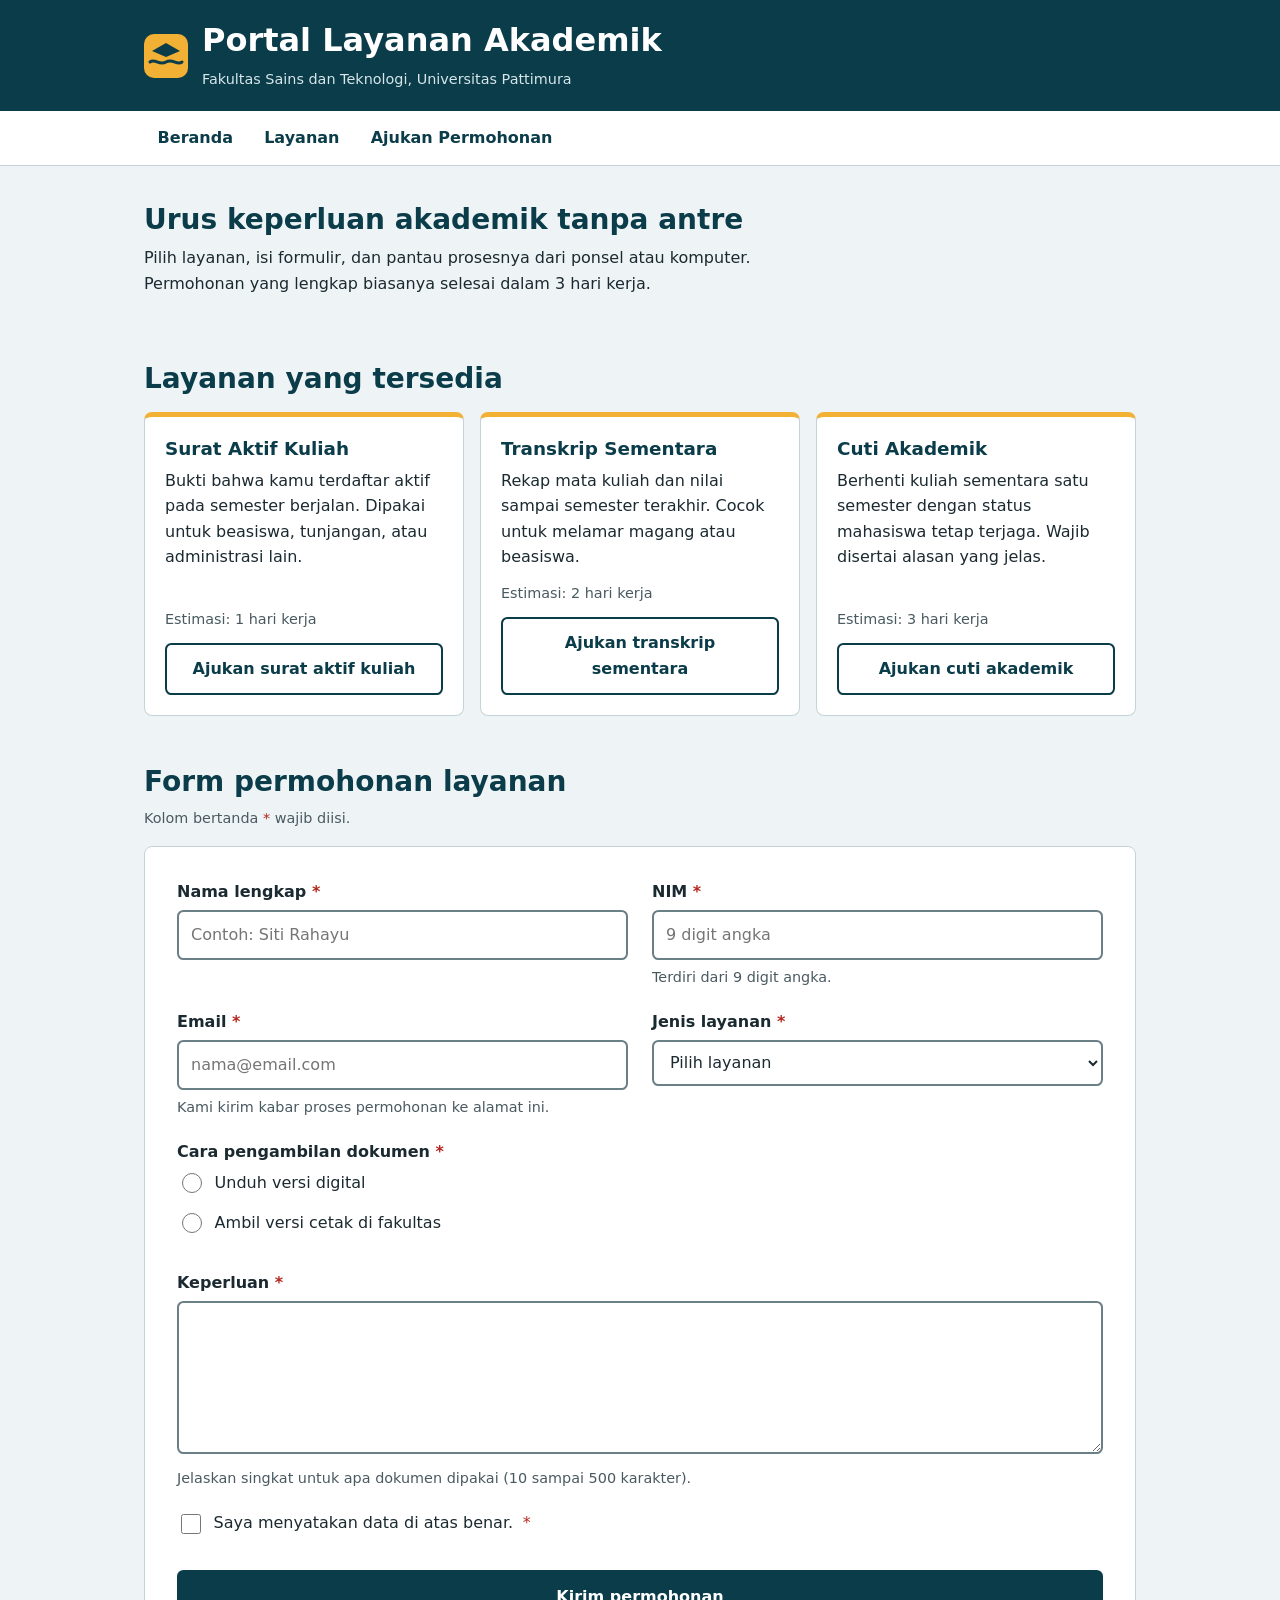
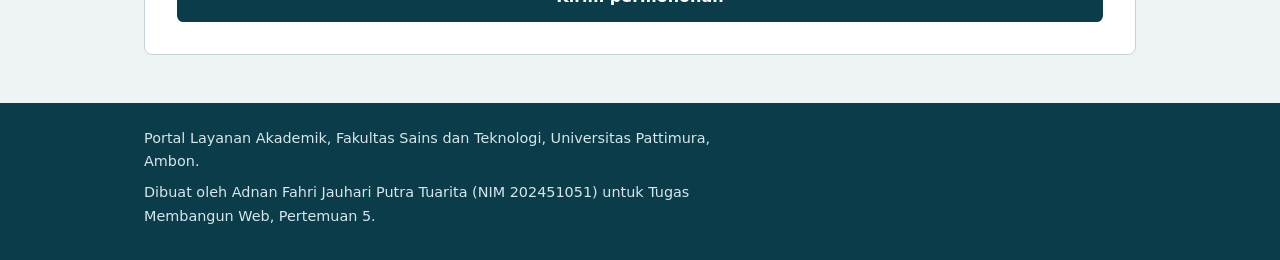
<file: index.html>
<!doctype html>
<html lang="id">
<head>
  <meta charset="UTF-8">
  <meta name="viewport" content="width=device-width, initial-scale=1">
  <meta name="description" content="Portal Layanan Akademik: ajukan surat aktif kuliah, transkrip sementara, dan cuti akademik secara online.">
  <title>Portal Layanan Akademik | Universitas Pattimura</title>
  <link rel="stylesheet" href="styles.css">
</head>
<body>
  <a class="skip-link" href="#konten-utama">Lewati ke konten utama</a>

  <header class="site-header">
    <div class="wrap header-inner">
      <svg class="logo" width="44" height="44" viewBox="0 0 44 44" aria-hidden="true" focusable="false">
        <rect width="44" height="44" rx="10" fill="#F2B134"/>
        <path d="M6 28c5-4 9 4 16 0s11 4 16 0" fill="none" stroke="#0B3C49" stroke-width="3" stroke-linecap="round"/>
        <path d="M22 9 8 17l14 6 14-6z" fill="#0B3C49"/>
      </svg>
      <div>
        <h1>Portal Layanan Akademik</h1>
        <p class="tagline">Fakultas Sains dan Teknologi, Universitas Pattimura</p>
      </div>
    </div>
  </header>

  <nav class="site-nav" aria-label="Navigasi utama">
    <ul class="wrap">
      <li><a href="#beranda">Beranda</a></li>
      <li><a href="#layanan">Layanan</a></li>
      <li><a href="#permohonan">Ajukan Permohonan</a></li>
    </ul>
  </nav>

  <main id="konten-utama">
    <section id="beranda" class="wrap intro" aria-labelledby="judul-beranda">
      <h2 id="judul-beranda">Urus keperluan akademik tanpa antre</h2>
      <p>Pilih layanan, isi formulir, dan pantau prosesnya dari ponsel atau komputer. Permohonan yang lengkap biasanya selesai dalam 3 hari kerja.</p>
    </section>

    <section id="layanan" class="wrap" aria-labelledby="judul-layanan">
      <h2 id="judul-layanan">Layanan yang tersedia</h2>
      <div class="cards">
        <article class="card">
          <h3>Surat Aktif Kuliah</h3>
          <p>Bukti bahwa kamu terdaftar aktif pada semester berjalan. Dipakai untuk beasiswa, tunjangan, atau administrasi lain.</p>
          <p class="meta">Estimasi: 1 hari kerja</p>
          <a class="btn btn-outline" href="#permohonan">Ajukan surat aktif kuliah</a>
        </article>
        <article class="card">
          <h3>Transkrip Sementara</h3>
          <p>Rekap mata kuliah dan nilai sampai semester terakhir. Cocok untuk melamar magang atau beasiswa.</p>
          <p class="meta">Estimasi: 2 hari kerja</p>
          <a class="btn btn-outline" href="#permohonan">Ajukan transkrip sementara</a>
        </article>
        <article class="card">
          <h3>Cuti Akademik</h3>
          <p>Berhenti kuliah sementara satu semester dengan status mahasiswa tetap terjaga. Wajib disertai alasan yang jelas.</p>
          <p class="meta">Estimasi: 3 hari kerja</p>
          <a class="btn btn-outline" href="#permohonan">Ajukan cuti akademik</a>
        </article>
      </div>
    </section>

    <section id="permohonan" class="wrap" aria-labelledby="judul-form">
      <h2 id="judul-form">Form permohonan layanan</h2>
      <p class="hint">Kolom bertanda <span class="req" aria-hidden="true">*</span><span class="sr-only">bintang</span> wajib diisi.</p>

      <form class="form" action="#" method="post">
        <div class="field">
          <label for="nama">Nama lengkap <span class="req" aria-hidden="true">*</span></label>
          <input type="text" id="nama" name="nama" autocomplete="name" required minlength="3" placeholder="Contoh: Siti Rahayu">
        </div>

        <div class="field">
          <label for="nim">NIM <span class="req" aria-hidden="true">*</span></label>
          <input type="text" id="nim" name="nim" inputmode="numeric" required pattern="[0-9]{9}" maxlength="9" aria-describedby="nim-hint" placeholder="9 digit angka">
          <p id="nim-hint" class="hint">Terdiri dari 9 digit angka.</p>
        </div>

        <div class="field">
          <label for="email">Email <span class="req" aria-hidden="true">*</span></label>
          <input type="email" id="email" name="email" autocomplete="email" required aria-describedby="email-hint" placeholder="nama@email.com">
          <p id="email-hint" class="hint">Kami kirim kabar proses permohonan ke alamat ini.</p>
        </div>

        <div class="field">
          <label for="layanan-pilih">Jenis layanan <span class="req" aria-hidden="true">*</span></label>
          <select id="layanan-pilih" name="layanan" required>
            <option value="">Pilih layanan</option>
            <option value="surat-aktif">Surat Aktif Kuliah</option>
            <option value="transkrip">Transkrip Sementara</option>
            <option value="cuti">Cuti Akademik</option>
          </select>
        </div>

        <fieldset class="field">
          <legend>Cara pengambilan dokumen <span class="req" aria-hidden="true">*</span></legend>
          <label class="choice"><input type="radio" name="ambil" value="digital" required> Unduh versi digital</label>
          <label class="choice"><input type="radio" name="ambil" value="cetak"> Ambil versi cetak di fakultas</label>
        </fieldset>

        <div class="field">
          <label for="keperluan">Keperluan <span class="req" aria-hidden="true">*</span></label>
          <textarea id="keperluan" name="keperluan" rows="5" required minlength="10" maxlength="500" aria-describedby="keperluan-hint"></textarea>
          <p id="keperluan-hint" class="hint">Jelaskan singkat untuk apa dokumen dipakai (10 sampai 500 karakter).</p>
        </div>

        <div class="field">
          <label class="choice"><input type="checkbox" name="setuju" required> Saya menyatakan data di atas benar. <span class="req" aria-hidden="true">*</span></label>
        </div>

        <button type="submit" class="btn btn-solid">Kirim permohonan</button>
      </form>
    </section>
  </main>

  <footer class="site-footer">
    <div class="wrap">
      <p>Portal Layanan Akademik, Fakultas Sains dan Teknologi, Universitas Pattimura, Ambon.</p>
      <p>Dibuat oleh Adnan Fahri Jauhari Putra Tuarita (NIM 202451051) untuk Tugas Membangun Web, Pertemuan 5.</p>
    </div>
  </footer>
</body>
</html>
</file>
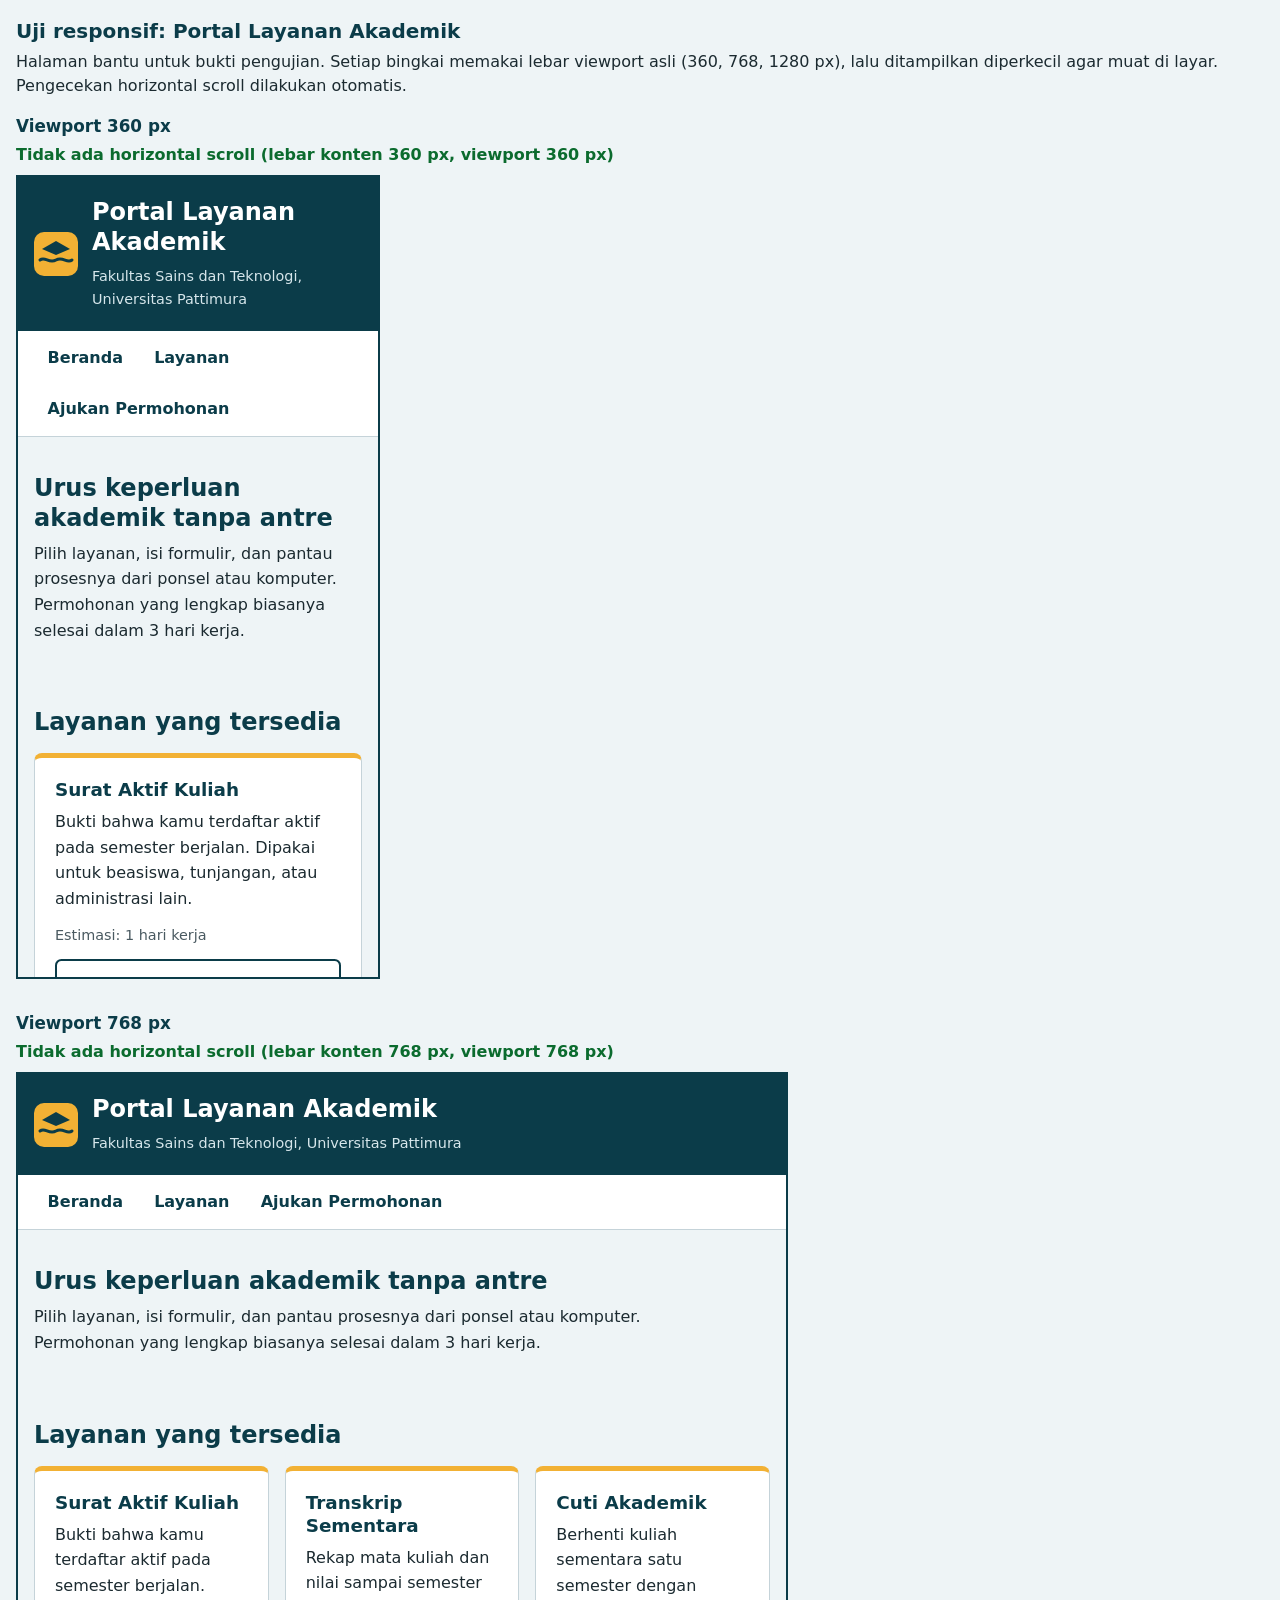
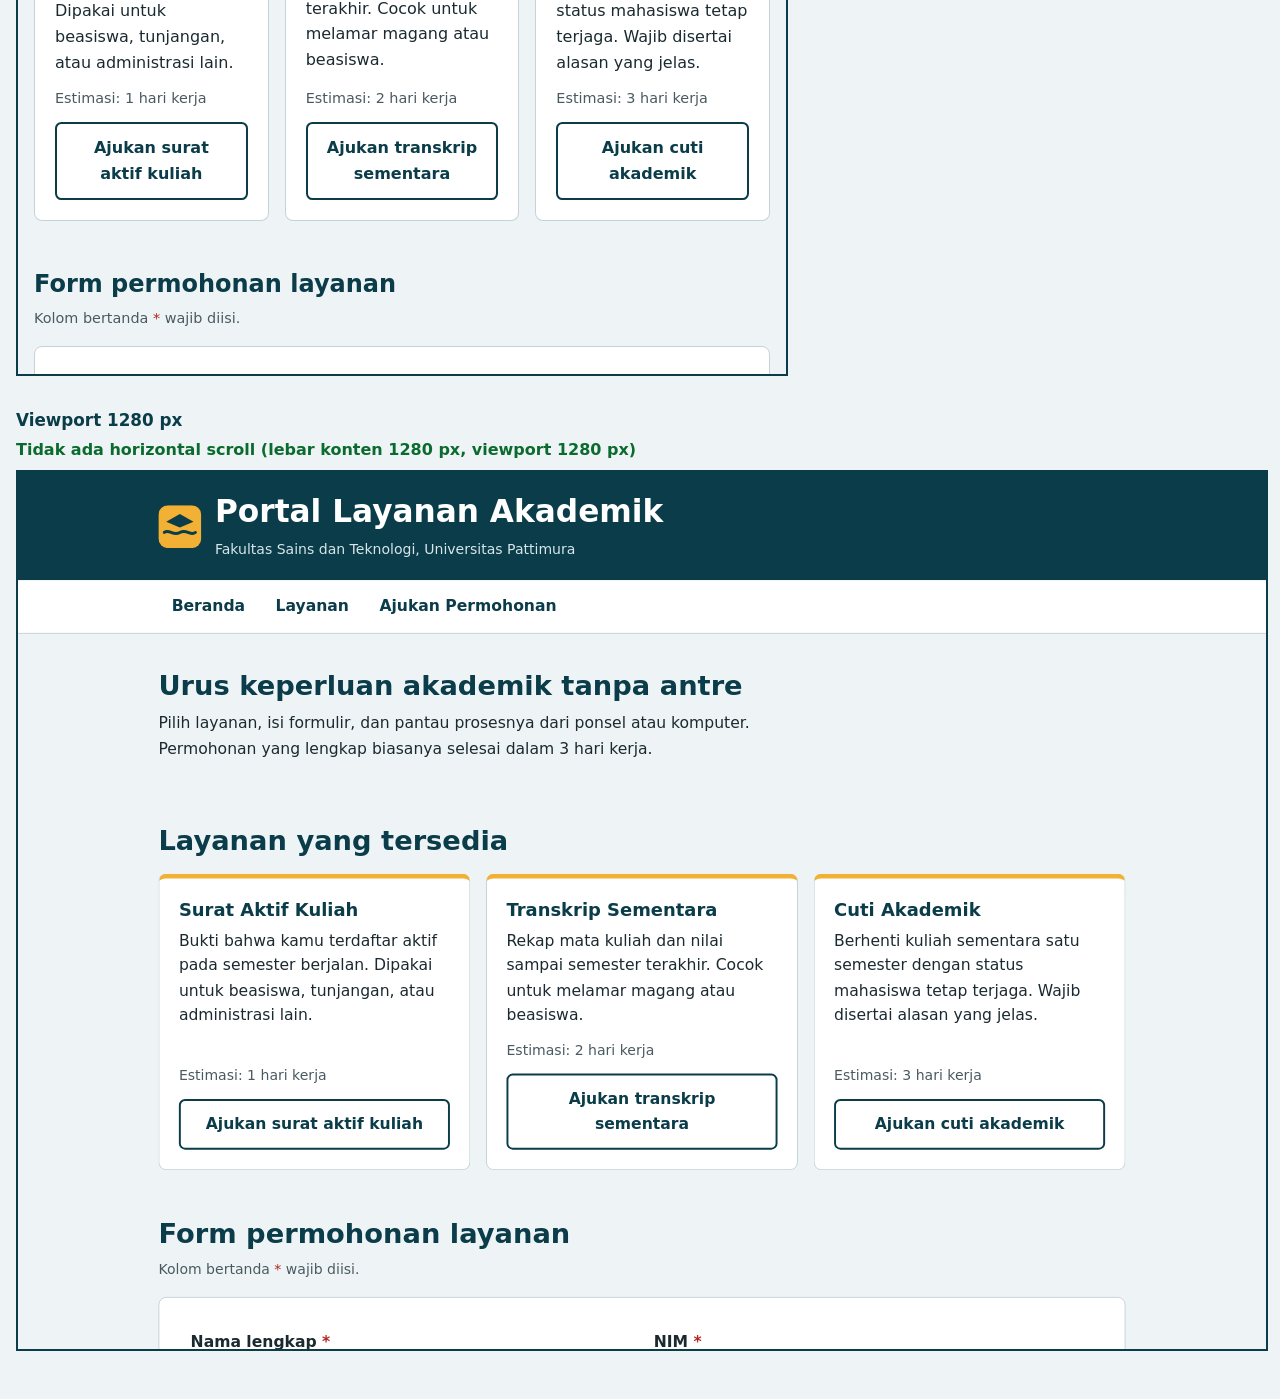
<file: uji-responsif.html>
<!doctype html>
<html lang="id">
<head>
<meta charset="UTF-8">
<meta name="viewport" content="width=device-width, initial-scale=1">
<title>Uji Responsif: Portal Layanan Akademik</title>
<style>
  body{font-family:system-ui,sans-serif;margin:0;padding:1rem;background:#EEF4F6;color:#1B2A30;line-height:1.5}
  h1{font-size:1.25rem;color:#0B3C49;margin:0 0 .25rem}
  p{margin:0 0 1rem}
  section{margin-bottom:2rem}
  h2{font-size:1.05rem;color:#0B3C49;margin:0 0 .25rem}
  .hasil{font-weight:700;margin:0 0 .5rem}
  .ok{color:#0B6B2E}.bad{color:#B3261E}
  .box{background:#fff;border:2px solid #0B3C49;overflow:hidden;position:relative}
  iframe{border:0;display:block;background:#fff;transform-origin:top left}
</style>
</head>
<body>
<h1>Uji responsif: Portal Layanan Akademik</h1>
<p>Halaman bantu untuk bukti pengujian. Setiap bingkai memakai lebar viewport asli (360, 768, 1280 px), lalu ditampilkan diperkecil agar muat di layar. Pengecekan horizontal scroll dilakukan otomatis.</p>

<section><h2>Viewport 360 px</h2><p class="hasil" id="h360">Memeriksa...</p><div class="box" id="b360"><iframe id="f360" src="index.html" title="Portal pada lebar 360 px" width="360" height="800"></iframe></div></section>
<section><h2>Viewport 768 px</h2><p class="hasil" id="h768">Memeriksa...</p><div class="box" id="b768"><iframe id="f768" src="index.html" title="Portal pada lebar 768 px" width="768" height="900"></iframe></div></section>
<section><h2>Viewport 1280 px</h2><p class="hasil" id="h1280">Memeriksa...</p><div class="box" id="b1280"><iframe id="f1280" src="index.html" title="Portal pada lebar 1280 px" width="1280" height="900"></iframe></div></section>

<script>
[360,768,1280].forEach(function(w){
  var f=document.getElementById('f'+w), b=document.getElementById('b'+w), h=document.getElementById('h'+w);
  function fit(){
    var avail=document.body.clientWidth-32, s=Math.min(1,avail/w);
    f.style.transform='scale('+s+')';
    b.style.width=(w*s)+'px'; b.style.height=(parseInt(f.height,10)*s)+'px';
  }
  f.addEventListener('load',function(){
    var d=f.contentDocument.documentElement;
    var lebar=d.scrollWidth, tampak=d.clientWidth, over=lebar>tampak;
    h.className='hasil '+(over?'bad':'ok');
    h.textContent=(over?'Ada horizontal scroll':'Tidak ada horizontal scroll')+' (lebar konten '+lebar+' px, viewport '+tampak+' px)';
  });
  fit(); window.addEventListener('resize',fit);
});
</script>
</body>
</html>
</file>
<file: styles.css>
/* Mobile-first. Palet: laut dalam, pala emas, putih bersih. */
:root {
  --ink: #0B3C49;
  --text: #1B2A30;
  --muted: #4A5A61;
  --bg: #EEF4F6;
  --surface: #FFFFFF;
  --line: #C5D3D9;
  --gold: #F2B134;
  --link: #0A5C8A;
  --error: #B3261E;
}

*, *::before, *::after { box-sizing: border-box; }

html { -webkit-text-size-adjust: 100%; scroll-behavior: smooth; }

body {
  margin: 0;
  font-family: system-ui, -apple-system, "Segoe UI", Roboto, sans-serif;
  font-size: 1rem;
  line-height: 1.6;
  color: var(--text);
  background: var(--bg);
  overflow-wrap: anywhere;
}

@media (prefers-reduced-motion: reduce) { html { scroll-behavior: auto; } }

.wrap { width: 100%; max-width: 64rem; margin-inline: auto; padding-inline: 1rem; }

h1, h2, h3 { line-height: 1.25; color: var(--ink); margin: 0 0 .5rem; }
h1 { font-size: 1.5rem; color: #fff; }
h2 { font-size: 1.5rem; }
h3 { font-size: 1.15rem; }
p { margin: 0 0 1rem; max-width: 65ch; }

a { color: var(--link); }

/* Fokus terlihat untuk semua kontrol */
:focus-visible { outline: 3px solid var(--gold); outline-offset: 3px; box-shadow: 0 0 0 5px var(--ink); }

.skip-link {
  position: absolute; left: .5rem; top: -4rem;
  background: var(--gold); color: var(--ink);
  padding: .6rem 1rem; font-weight: 700; z-index: 10; border-radius: .4rem;
}
.skip-link:focus { top: .5rem; }

.sr-only {
  position: absolute; width: 1px; height: 1px; overflow: hidden;
  clip: rect(0 0 0 0); white-space: nowrap;
}

/* Header */
.site-header { background: var(--ink); padding-block: 1.25rem; }
.header-inner { display: flex; align-items: center; gap: .875rem; }
.logo { flex: none; }
.tagline { margin: 0; color: #D6E6EB; font-size: .9rem; }

/* Navigasi */
.site-nav { background: var(--surface); border-bottom: 1px solid var(--line); }
.site-nav ul { display: flex; flex-wrap: wrap; gap: .25rem; list-style: none; margin: 0 auto; padding-block: .25rem; }
.site-nav a {
  display: inline-block; padding: .65rem .85rem; min-height: 2.75rem;
  color: var(--ink); font-weight: 600; text-decoration: none; border-radius: .4rem;
}
.site-nav a:hover { background: var(--bg); text-decoration: underline; }

/* Section */
main section { padding-block: 2rem 1rem; }
.intro { padding-top: 2.25rem; }

/* Kartu layanan */
.cards { display: grid; gap: 1rem; grid-template-columns: 1fr; margin-top: 1rem; }
.card {
  display: flex; flex-direction: column; min-width: 0;
  background: var(--surface); border: 1px solid var(--line);
  border-top: 5px solid var(--gold); border-radius: .5rem; padding: 1.25rem;
}
.card p { margin-bottom: .75rem; }
.card .meta { color: var(--muted); font-size: .9rem; margin-top: auto; }

/* Tombol */
.btn {
  display: inline-block; min-height: 2.75rem; padding: .7rem 1.1rem;
  font: inherit; font-weight: 700; text-align: center; text-decoration: none;
  border-radius: .4rem; border: 2px solid var(--ink); cursor: pointer;
}
.btn-outline { background: var(--surface); color: var(--ink); }
.btn-outline:hover { background: var(--ink); color: #fff; }
.btn-solid { background: var(--ink); color: #fff; width: 100%; }
.btn-solid:hover { background: #082C36; }

/* Form */
.form {
  background: var(--surface); border: 1px solid var(--line);
  border-radius: .5rem; padding: 1.25rem; margin-top: 1rem;
}
.field { margin: 0 0 1.25rem; padding: 0; border: 0; min-width: 0; }
label, legend { display: block; font-weight: 600; margin-bottom: .35rem; padding: 0; }
.choice { display: flex; align-items: flex-start; gap: .6rem; font-weight: 400; margin-bottom: .5rem; min-height: 2rem; }
.choice input { width: 1.25rem; height: 1.25rem; margin-top: .2rem; flex: none; accent-color: var(--ink); }

input[type="text"], input[type="email"], select, textarea {
  width: 100%; max-width: 100%; font: inherit; color: var(--text);
  padding: .65rem .75rem; min-height: 2.75rem;
  background: #fff; border: 2px solid #6B7F87; border-radius: .4rem;
}
textarea { resize: vertical; }
input:user-invalid, select:user-invalid, textarea:user-invalid { border-color: var(--error); }

.hint { color: var(--muted); font-size: .9rem; margin: .35rem 0 0; }
.req { color: var(--error); }

/* Footer */
.site-footer { background: var(--ink); color: #D6E6EB; margin-top: 2rem; padding-block: 1.5rem; font-size: .9rem; }
.site-footer p { margin-bottom: .5rem; }

/* Breakpoint: dipasang saat konten mulai terasa lapang, bukan berdasarkan nama perangkat */
@media (min-width: 40em) {
  .cards { grid-template-columns: repeat(auto-fit, minmax(14rem, 1fr)); }
  .form { padding: 2rem; }
  .btn-solid { width: auto; }
}

@media (min-width: 64em) {
  h1 { font-size: 2rem; }
  h2 { font-size: 1.75rem; }
  .form { display: grid; grid-template-columns: 1fr 1fr; column-gap: 1.5rem; }
  .form fieldset.field, .form .field:nth-of-type(5), .form .field:nth-of-type(6),
  .form .field:nth-of-type(7), .form .btn-solid { grid-column: 1 / -1; }
}
</file>
